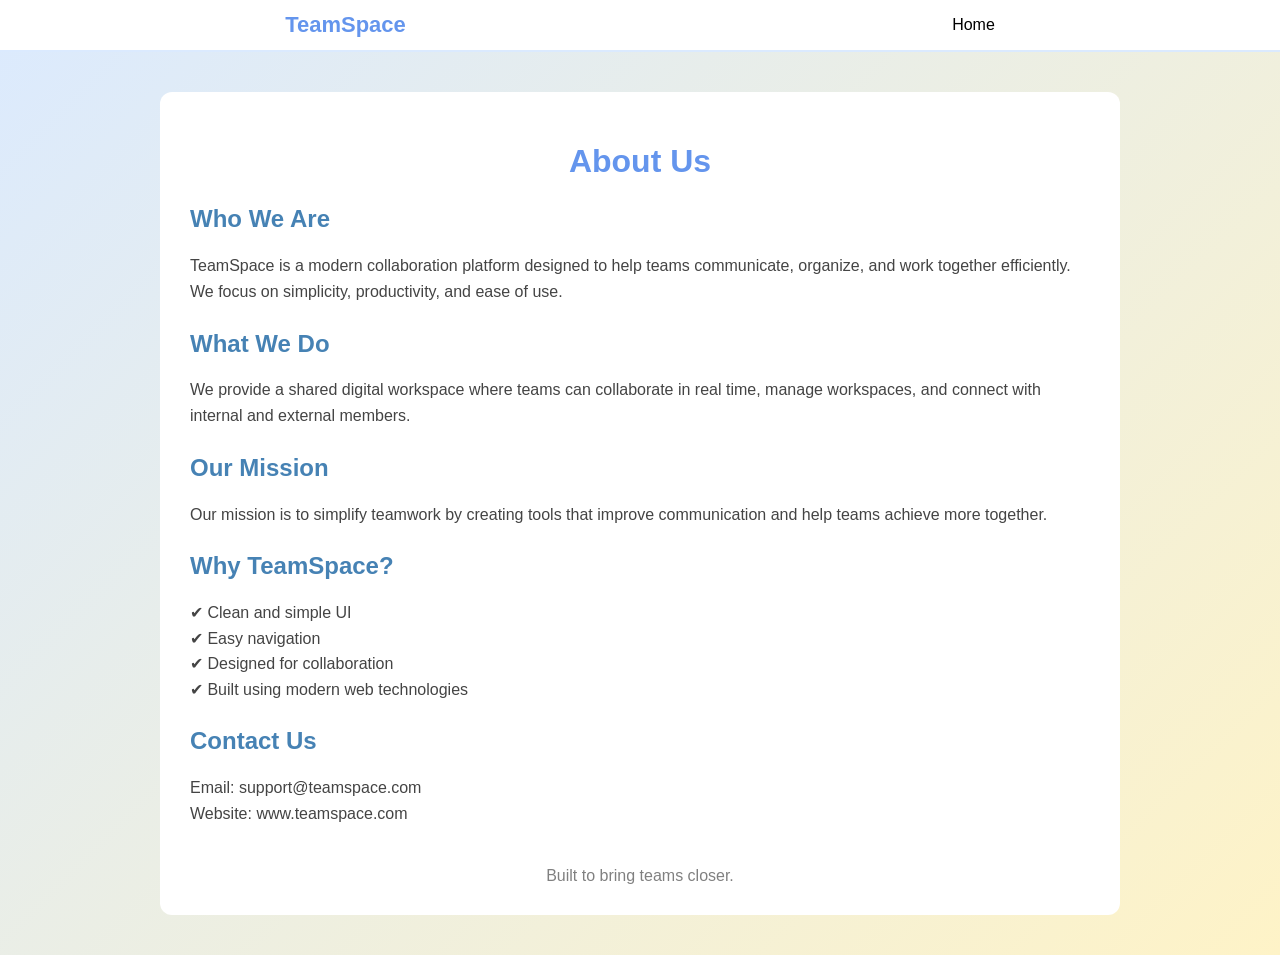
<file: aboutus.html>
<!DOCTYPE html>
<html lang="en">
<head>
    <meta charset="UTF-8">
    <meta name="viewport" content="width=device-width, initial-scale=1.0">
    <title>About Us | TeamSpace</title>

    <style>
        body {
            margin: 0;
            font-family: Arial, sans-serif;
            background: linear-gradient(135deg, #dbeafe, #fef3c7);
        }

        nav {
            display: flex;
            justify-content: space-around;
            align-items: center;
            padding: 12px;
            background: white;
            border-bottom: 2px solid #dbeafe;
        }

        nav a {
            text-decoration: none;
            color: black;
            font-weight: 500;
        }

        nav a:hover {
            color: steelblue;
        }

        .about-container {
            max-width: 900px;
            margin: 40px auto;
            background: white;
            padding: 30px;
            border-radius: 12px;
        }

        h1 {
            color: cornflowerblue;
            text-align: center;
        }

        h2 {
            color: steelblue;
            margin-top: 25px;
        }

        p {
            line-height: 1.6;
            color: #444;
        }

        footer {
            text-align: center;
            margin-top: 40px;
            color: gray;
        }
    </style>
</head>

<body>

  
    <nav>
        <div style="font-size: 22px; font-weight: bold; color: cornflowerblue;">
            TeamSpace
        </div>
        <a href="index.html">Home</a>
        
    </nav>

 
    <div class="about-container">
        <h1>About Us</h1>

        <h2>Who We Are</h2>
        <p>
            TeamSpace is a modern collaboration platform designed to help teams
            communicate, organize, and work together efficiently. We focus on
            simplicity, productivity, and ease of use.
        </p>

        <h2>What We Do</h2>
        <p>
            We provide a shared digital workspace where teams can collaborate
            in real time, manage workspaces, and connect with internal and
            external members.
        </p>

        <h2>Our Mission</h2>
        <p>
            Our mission is to simplify teamwork by creating tools that improve
            communication and help teams achieve more together.
        </p>

        <h2>Why TeamSpace?</h2>
        <p>
            ✔ Clean and simple UI<br>
            ✔ Easy navigation<br>
            ✔ Designed for collaboration<br>
            ✔ Built using modern web technologies
        </p>

        <h2>Contact Us</h2>
        <p>
            Email: support@teamspace.com <br>
            Website: www.teamspace.com
        </p>

        <footer>
            Built to bring teams closer.
        </footer>
    </div>

</body>
</html>
</file>
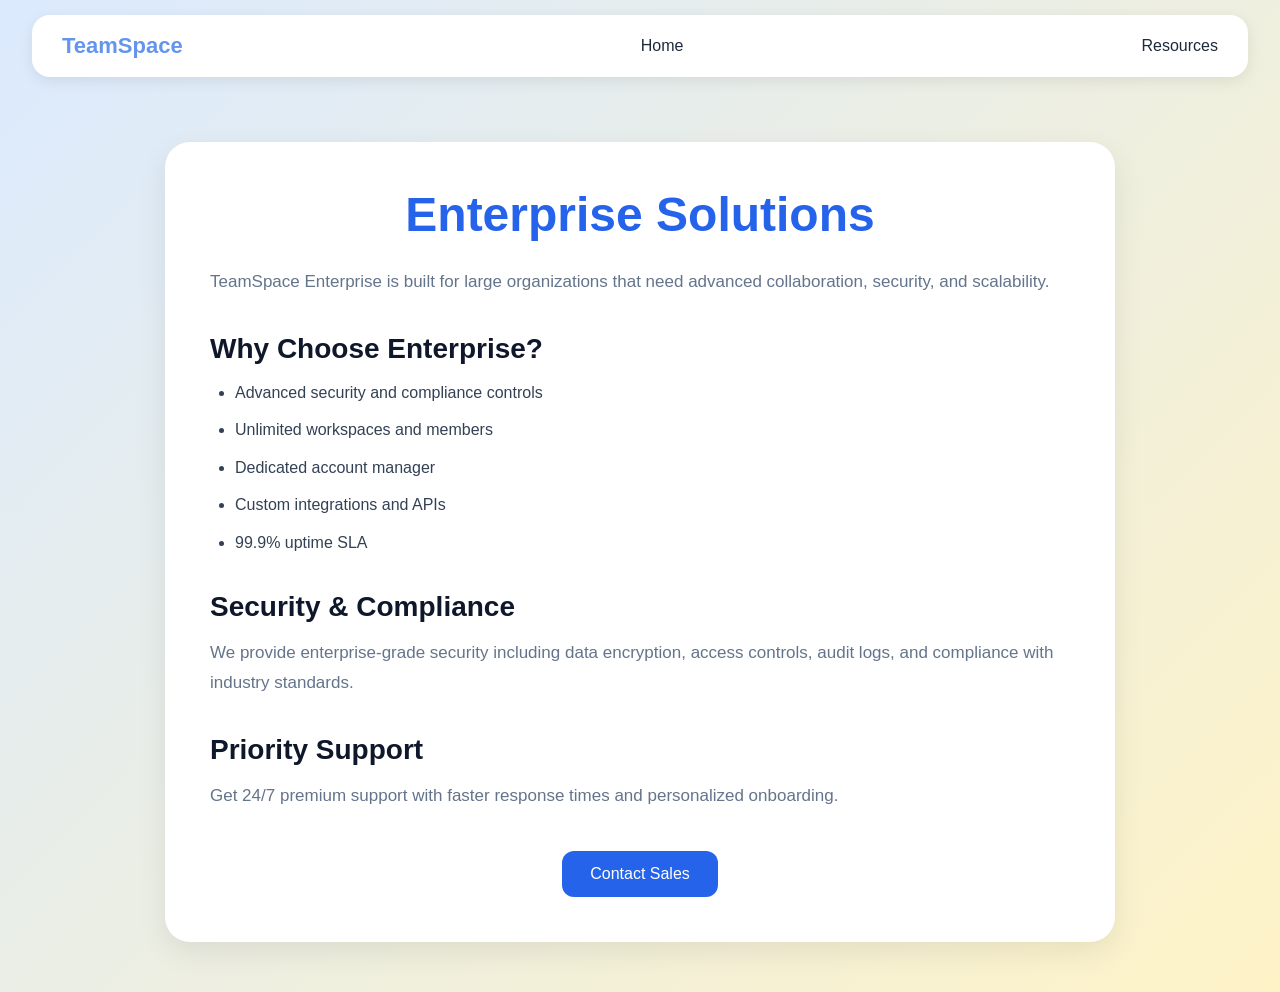
<file: enterprise.html>
<!DOCTYPE html>
<html lang="en">
<head>
    <meta charset="UTF-8">
    <title>Enterprise – TeamSpace</title>

    <meta name="viewport" content="width=device-width, initial-scale=1.0">

    <link rel="stylesheet" href="enterprise.css">
</head>

<body>

   
    <nav>
        <div style="font-size: 22px; font-weight: bold; color: cornflowerblue;">
            TeamSpace
        </div>
        <div>
            <a href="index.html">Home</a>
        </div>
        <div>
            <a href="resources.html">Resources</a>
        </div>
    </nav>


    <div class="page">
        <div class="card">
            <h1>Enterprise Solutions</h1>

            <p>
                TeamSpace Enterprise is built for large organizations that need
                advanced collaboration, security, and scalability.
            </p>

            <h2>Why Choose Enterprise?</h2>
            <ul>
                <li>Advanced security and compliance controls</li>
                <li>Unlimited workspaces and members</li>
                <li>Dedicated account manager</li>
                <li>Custom integrations and APIs</li>
                <li>99.9% uptime SLA</li>
            </ul>

            <h2>Security & Compliance</h2>
            <p>
                We provide enterprise-grade security including data encryption,
                access controls, audit logs, and compliance with industry standards.
            </p>

            <h2>Priority Support</h2>
            <p>
                Get 24/7 premium support with faster response times and personalized onboarding.
            </p>

            <div class="con">
                <button>Contact Sales</button>
            </div>
        </div>
    </div>

</body>
</html>
</file>
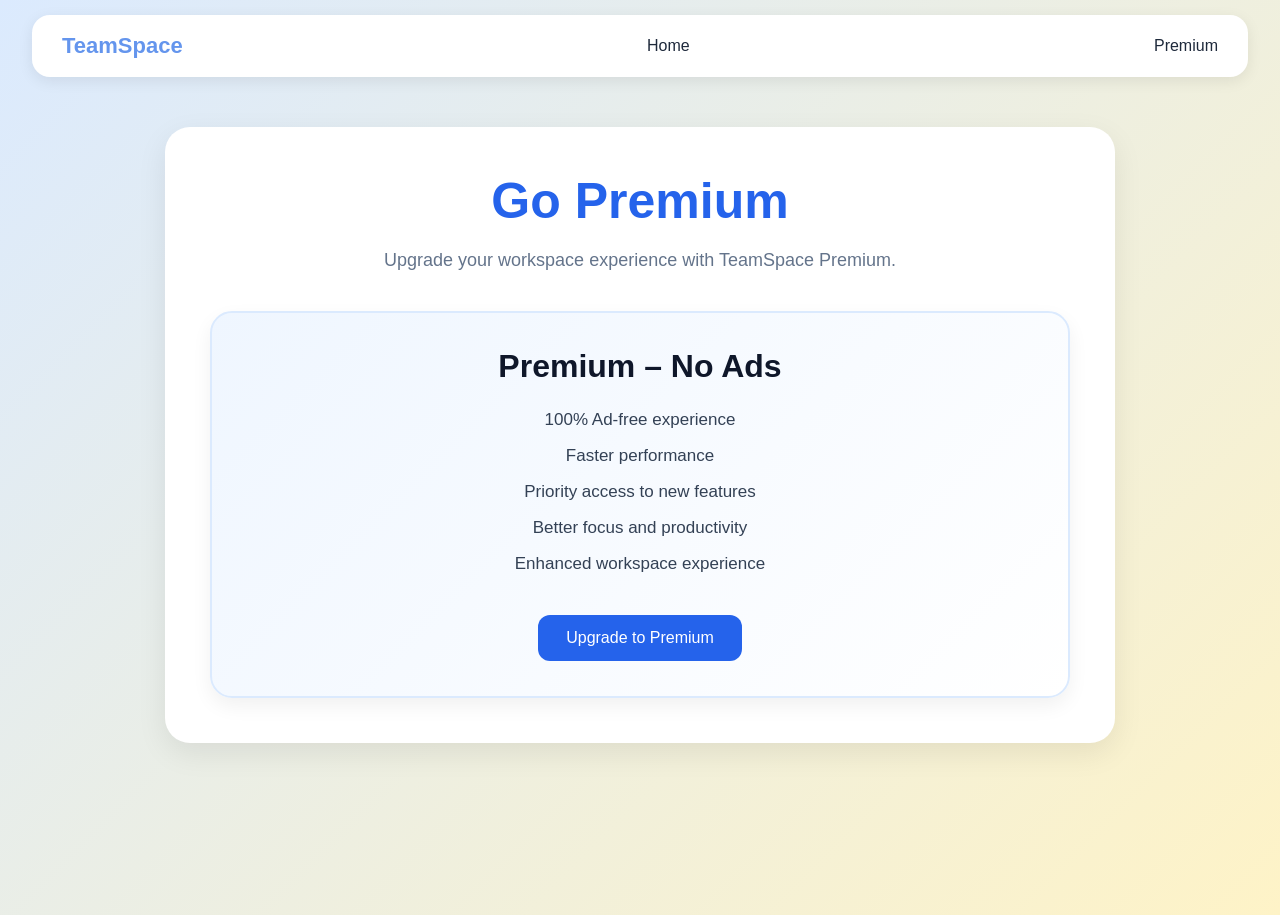
<file: premium.html>
<!DOCTYPE html>
<html lang="en">
<head>
    <meta charset="UTF-8">
    <meta name="viewport" content="width=device-width, initial-scale=1.0">
    <title>Premium | TeamSpace</title>
    <link rel="stylesheet" href="premium.css">
    
</head>

<body>
 
    
    <nav>
        <div style="font-size: 22px; font-weight: bold; color: cornflowerblue;">
            TeamSpace
        </div>
        <a href="index.html">Home</a>
        <a href="premium.html">Premium</a>
    </nav> 

   
     <div class="premium-container">
        <h1>Go Premium </h1>
        <p>Upgrade your workspace experience with TeamSpace Premium.</p>

        <div class="premium-box">
            <h2>Premium – No Ads</h2>
            <ul>
                <li> 100% Ad-free experience</li>
                <li> Faster performance</li>
                <li> Priority access to new features</li>
                <li> Better focus and productivity</li>
                <li>Enhanced workspace experience</li>
            </ul>

            <button>Upgrade to Premium</button>
        </div>
    </div>

</body>
</html>
</file>
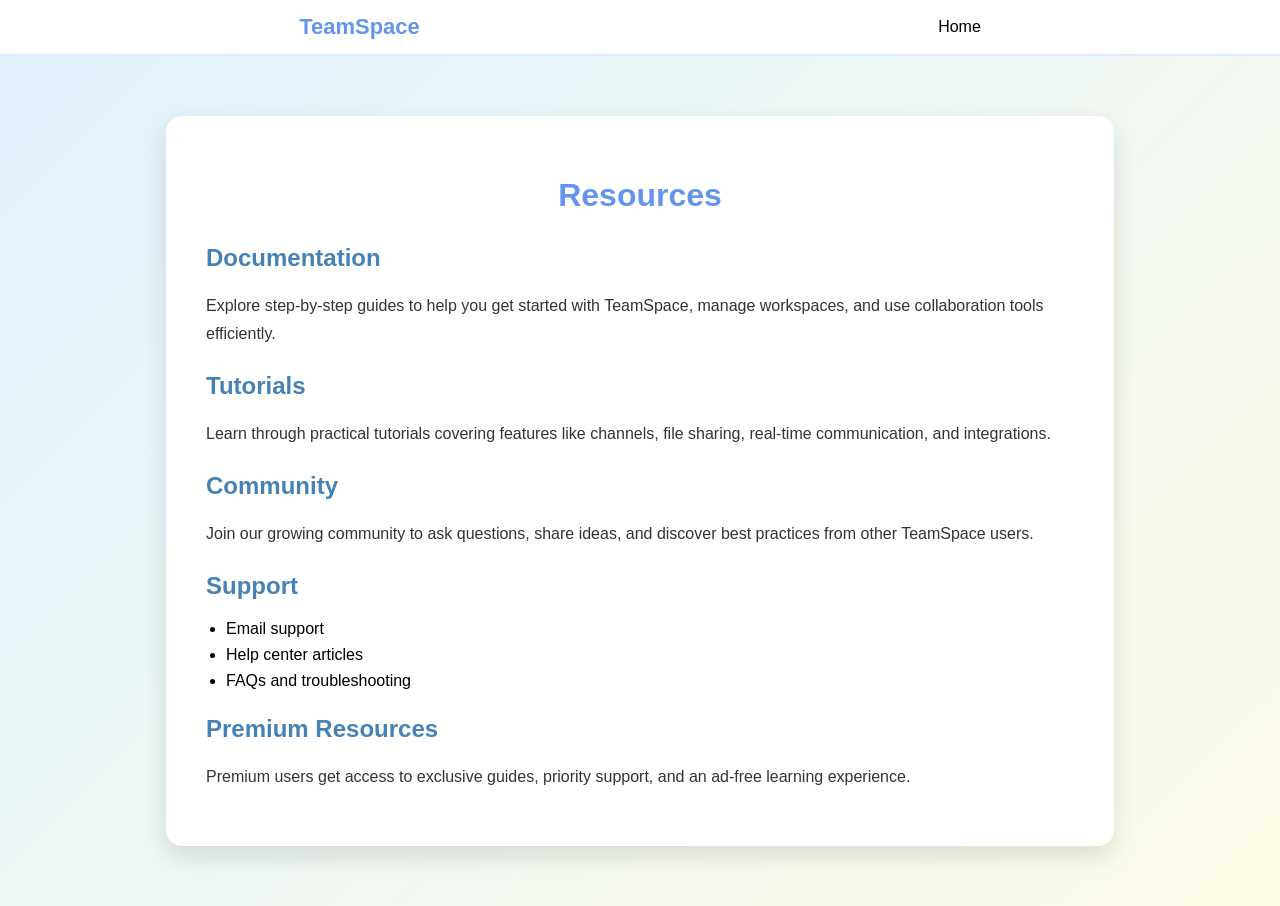
<file: resources.html>
<!DOCTYPE html>
<html lang="en">
<head>
    <meta charset="UTF-8">
    <title>Resources - TeamSpace</title>


    <meta name="viewport" content="width=device-width, initial-scale=1.0">

    
        <link rel="stylesheet" href="resources.css"/>
    
</head>

<body>


    <nav>
        <div style="font-size: 22px; font-weight: bold; color: cornflowerblue;">
            TeamSpace
        </div>
        <a href="index.html">Home</a>
    </nav>


    <div class="page">
        <div class="card">
            <h1>Resources</h1>

            <h2>Documentation</h2>
            <p>
                Explore step-by-step guides to help you get started with TeamSpace,
                manage workspaces, and use collaboration tools efficiently.
            </p>

            <h2>Tutorials</h2>
            <p>
                Learn through practical tutorials covering features like channels,
                file sharing, real-time communication, and integrations.
            </p>

            <h2>Community</h2>
            <p>
                Join our growing community to ask questions, share ideas, and
                discover best practices from other TeamSpace users.
            </p>

            <h2>Support</h2>
            <ul>
                <li>Email support</li>
                <li>Help center articles</li>
                <li>FAQs and troubleshooting</li>
            </ul>

            <h2>Premium Resources</h2>
            <p>
                Premium users get access to exclusive guides, priority support,
                and an ad-free learning experience.
            </p>
        </div>
    </div>

</body>
</html>
</file>
<file: enterprise.css>
/* body{
            margin: 0;
            font-family: Arial, sans-serif;
            min-height: 100vh;
            background: linear-gradient(135deg, #e0f2fe, #fefce8);
        }


        nav{
            display: flex;
            justify-content: space-around;
           
            align-items: center;
            padding: 14px 40px;
            background: white;
            border-bottom: 2px solid #dbeafe;
        }

        nav a{
            text-decoration: none;
            color: black;
            font-weight: 500;
            margin-left: 20px;
        }

        nav a:hover{
            color: steelblue;
        }
        a, button {
    transition: all 0.3s ease;
}


        .page{
            display: flex;
            justify-content: center;
            padding: 60px 20px;
        }

    
        .card{
            background: white;
            width: 70%;
            max-width: 900px;
            padding: 40px;
            border-radius: 16px;
            box-shadow: 0 10px 25px rgba(0,0,0,0.12);
        }

        .card h1{
            text-align: center;
            color: cornflowerblue;
            margin-bottom: 25px;
        }

        .card h2{
            color: steelblue;
            margin-top: 30px;
        }

        .card p{
            color: #333;
            line-height: 1.7;
        }

        .card ul{
            padding-left: 20px;
        }

        .card li{
            margin: 8px 0;
        }

        .con{
            margin-top: 30px;
            text-align: center;
        }

        .con button{
            background: cornflowerblue;
            color: white;
            border: none;
            padding: 12px 28px;
            font-size: 16px;
            border-radius: 8px;
            cursor: pointer;
        }

        .con button:hover{
            background: steelblue;
        }

    
        @media (max-width: 768px){
            .card{
                width: 90%;
                padding: 25px;
            }
        }

        @media (max-width: 600px){
            nav{
                flex-direction: column;
                gap: 10px;
            }
        } */


*{
    margin:0;
    padding:0;
    box-sizing:border-box;
    font-family:'Segoe UI',sans-serif;
}

body{
    min-height:100vh;
    background:linear-gradient(135deg,#dbeafe,#fef3c7);
    overflow-x:hidden;
}

/* NAVBAR */

nav{
    width:95%;
    margin:15px auto;
    padding:18px 30px;

    display:flex;
    justify-content:space-between;
    align-items:center;
    flex-wrap:wrap;

    background:white;

    border-radius:18px;

    box-shadow:0 4px 15px rgba(0,0,0,0.08);

    position:sticky;
    top:10px;
    z-index:1000;
}

/* LOGO */

.logo{
    font-size:28px;
    font-weight:bold;
    color:#2563eb;
}

/* LINKS */

.nav-links{
    display:flex;
    align-items:center;
    gap:20px;
    flex-wrap:wrap;
}

nav a{
    text-decoration:none;
    color:#1e293b;
    font-weight:500;
    transition:0.3s;
}

nav a:hover{
    color:cornflowerblue;
}

/* MAIN PAGE */

.page{
    width:100%;
    display:flex;
    justify-content:center;
    align-items:center;
    padding:50px 20px;
}

/* CARD */

.card{
    width:85%;
    max-width:950px;

    background:white;

    padding:45px;

    border-radius:25px;

    box-shadow:0 10px 30px rgba(0,0,0,0.08);

    animation:fadeIn 0.6s ease;
}

/* HEADING */

.card h1{
    text-align:center;
    font-size:48px;
    color:#2563eb;
    margin-bottom:25px;
}

.card h2{
    margin-top:35px;
    margin-bottom:15px;

    color:#0f172a;

    font-size:28px;
}

/* TEXT */

.card p{
    color:#64748b;
    line-height:1.8;
    font-size:17px;
}

/* LIST */

.card ul{
    margin-top:15px;
    padding-left:25px;
}

.card li{
    margin-bottom:12px;
    color:#334155;
    line-height:1.6;
}

/* BUTTON */

.con{
    margin-top:40px;
    text-align:center;
}

.con button{
    padding:14px 28px;

    border:none;

    border-radius:12px;

    background:#2563eb;

    color:white;

    font-size:16px;

    cursor:pointer;

    transition:0.3s;
}

.con button:hover{
    background:#1d4ed8;
    transform:translateY(-3px);
}

/* ANIMATION */

@keyframes fadeIn{

    from{
        opacity:0;
        transform:translateY(20px);
    }

    to{
        opacity:1;
        transform:translateY(0);
    }

}

/* RESPONSIVE */

@media(max-width:900px){

    nav{
        justify-content:center;
        gap:15px;
    }

    .card{
        width:95%;
        padding:30px;
    }

    .card h1{
        font-size:38px;
    }

    .card h2{
        font-size:24px;
    }

}

@media(max-width:600px){

    nav{
        padding:15px;
        flex-direction:column;
        gap:12px;
    }

    .card{
        padding:22px;
    }

    .card h1{
        font-size:30px;
    }

    .card h2{
        font-size:20px;
    }

    .card p,
    .card li{
        font-size:15px;
    }

    .con button{
        width:100%;
    }

}
</file>
<file: premium.css>
*{
    margin:0;
    padding:0;
    box-sizing:border-box;
    font-family:'Segoe UI',sans-serif;
}

body{
    min-height:100vh;
    background:linear-gradient(135deg,#dbeafe,#fef3c7);
    overflow-x:hidden;
}

/* NAVBAR */

nav{
    width:95%;
    margin:15px auto;
    padding:18px 30px;

    display:flex;
    justify-content:space-between;
    align-items:center;
    flex-wrap:wrap;

    background:white;

    border-radius:18px;

    box-shadow:0 4px 15px rgba(0,0,0,0.08);

    position:sticky;
    top:10px;
    z-index:1000;
}

/* LOGO */

.logo{
    font-size:28px;
    font-weight:bold;
    color:#2563eb;
}

/* NAV LINKS */

nav a{
    text-decoration:none;
    color:#1e293b;
    font-weight:500;
    transition:0.3s;
}

nav a:hover{
    color:cornflowerblue;
}

/* PREMIUM SECTION */

.premium-container{
    width:90%;
    max-width:950px;

    margin:50px auto;

    background:white;

    padding:45px;

    border-radius:25px;

    text-align:center;

    box-shadow:0 10px 30px rgba(0,0,0,0.08);

    animation:fadeIn 0.6s ease;
}

/* HEADINGS */

.premium-container h1{
    font-size:50px;
    color:#2563eb;
    margin-bottom:15px;
}

.premium-container p{
    font-size:18px;
    color:#64748b;
    line-height:1.7;
}

/* PREMIUM BOX */

.premium-box{
    margin-top:35px;

    padding:35px;

    border-radius:22px;

    background:linear-gradient(135deg,#eff6ff,#ffffff);

    border:2px solid #dbeafe;

    box-shadow:0 8px 20px rgba(0,0,0,0.06);

    transition:0.3s;
}

.premium-box:hover{
    transform:translateY(-8px);
}

.premium-box h2{
    color:#0f172a;
    margin-bottom:25px;
    font-size:32px;
}

/* FEATURES LIST */

ul{
    list-style:none;
    padding:0;
}

ul li{
    margin:16px 0;
    color:#334155;
    font-size:17px;
}

/* BUTTON */

button{
    margin-top:25px;

    padding:14px 28px;

    border:none;

    border-radius:12px;

    background:#2563eb;

    color:white;

    font-size:16px;

    cursor:pointer;

    transition:0.3s;
}

button:hover{
    background:#1d4ed8;
    transform:translateY(-3px);
}

/* ANIMATION */

@keyframes fadeIn{

    from{
        opacity:0;
        transform:translateY(20px);
    }

    to{
        opacity:1;
        transform:translateY(0);
    }

}

/* RESPONSIVE */

@media(max-width:900px){

    nav{
        justify-content:center;
        gap:15px;
    }

    .premium-container{
        padding:30px;
    }

    .premium-container h1{
        font-size:38px;
    }

    .premium-box h2{
        font-size:26px;
    }

}

@media(max-width:600px){

    nav{
        flex-direction:column;
        gap:12px;
        padding:15px;
    }

    .premium-container{
        padding:22px;
    }

    .premium-container h1{
        font-size:30px;
    }

    .premium-container p,
    ul li{
        font-size:15px;
    }

    button{
        width:100%;
    }

}
</file>
<file: resources.css>
body{
            margin: 0;
            font-family: Arial, sans-serif;
            min-height: 100vh;
            background: linear-gradient(135deg, #e0f2fe, #fefce8);
        }

   
        nav{
            display: flex;
            justify-content: space-around;
            align-items: center;
            padding: 14px 40px;
            background: white;
            border-bottom: 2px solid #dbeafe;
        }

        nav a{
            text-decoration: none;
            color: black;
            font-weight: 500;
        }

        nav a:hover{
            color: steelblue;
        }

        
        .page{
            display: flex;
            justify-content: center;
            padding: 60px 20px;
        }


        .card{
            background: white;
            width: 70%;
            max-width: 900px;
            padding: 40px;
            border-radius: 16px;
            box-shadow: 0 10px 25px rgba(0,0,0,0.12);
        }

        .card h1{
            text-align: center;
            color: cornflowerblue;
            margin-bottom: 30px;
        }

        .card h2{
            color: steelblue;
            margin-top: 25px;
        }

        .card p{
            color: #333;
            line-height: 1.7;
        }

        .card ul{
            padding-left: 20px;
        }

        .card li{
            margin: 8px 0;
        }

    
        @media (max-width: 768px){
            .card{
                width: 90%;
                padding: 25px;
            }
        }


        @media (max-width: 600px){
            nav{
                flex-direction: column;
                gap: 8px;
            }
        }
</file>
